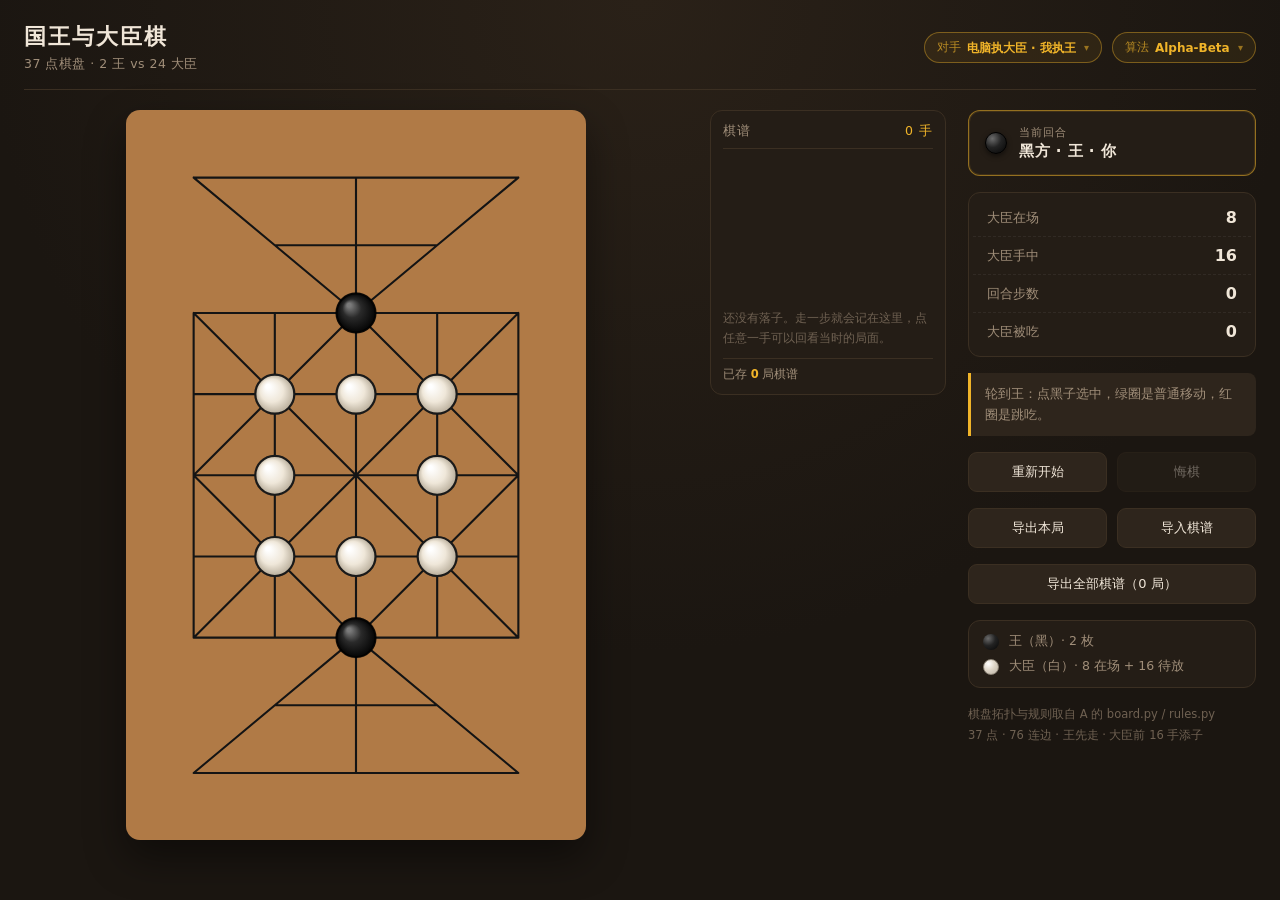
<file: templates/index.html>
<!DOCTYPE html>
<html lang="zh-CN">
<head>
<meta charset="UTF-8">
<meta name="viewport" content="width=device-width, initial-scale=1">
<title>国王与大臣棋 · 37 点</title>
<link rel="stylesheet" href="../static/css/style.css">
</head>
<body>
<div class="app">

  <header class="topbar">
    <div class="brand">
      <h1>国王与大臣棋</h1>
      <p>37 点棋盘 · 2 王 vs 24 大臣</p>
    </div>
    <div class="topbar-tags">
      <div class="rule-tag">
        <label for="mode-select">对手</label>
        <select id="mode-select">
          <option value="ai">电脑执大臣 · 我执王</option>
          <option value="ai-king">电脑执王 · 我执大臣</option>
          <option value="human">真人双人</option>
        </select>
      </div>
      <div class="rule-tag">
        <label for="engine-select">算法</label>
        <select id="engine-select">
          <option value="rule_based">Alpha-Beta</option>
          <option value="mcts">MCTS</option>
        </select>
      </div>
    </div>
  </header>

  <main class="layout">

    <section class="board-wrap">
      <canvas id="board"></canvas>

      <div class="overlay hidden" id="overlay">
        <div class="overlay-card">
          <div class="overlay-icon" id="over-icon">♔</div>
          <h2 id="over-title">对局结束</h2>
          <p id="over-desc"></p>
          <button class="btn primary" id="over-restart">再来一局</button>
        </div>
      </div>
    </section>

    <aside class="record-panel">
      <div class="record-head">
        <span>棋谱</span>
        <span class="record-count" id="record-count">0 手</span>
      </div>
      <button class="btn record-exit hidden" id="btn-replay-exit">← 回到当前</button>
      <ol class="record-list" id="record-list"></ol>
      <p class="record-empty" id="record-empty">
        还没有落子。走一步就会记在这里，点任意一手可以回看当时的局面。
      </p>
      <div class="record-foot">已存 <b id="archive-count">0</b> 局棋谱</div>
    </aside>

    <aside class="panel">

      <div class="turn-card" id="turn-card">
        <span class="turn-dot" id="turn-dot"></span>
        <div class="turn-body">
          <small>当前回合</small>
          <strong id="turn-text">白方 · 大臣</strong>
        </div>
      </div>

      <ul class="stats">
        <li>
          <span>大臣在场</span>
          <b id="stat-minister">8</b>
        </li>
        <li>
          <span>大臣手中</span>
          <b id="stat-hand">16</b>
        </li>
        <li>
          <span>回合步数</span>
          <b id="stat-ply">0</b>
        </li>
        <li>
          <span>大臣被吃</span>
          <b id="stat-eaten">0</b>
        </li>
      </ul>

      <p class="hint" id="hint">点击自己的棋子选中，再点发亮的相邻空位移动。</p>

      <div class="btns">
        <button class="btn" id="btn-restart">重新开始</button>
        <button class="btn" id="btn-undo">悔棋</button>
      </div>

      <div class="btns">
        <button class="btn" id="btn-export-sgf">导出本局</button>
        <button class="btn" id="btn-import-sgf">导入棋谱</button>
      </div>

      <button class="btn wide" id="btn-export-all">导出全部棋谱（0 局）</button>
      <input type="file" id="file-input" accept=".sgf,.txt,text/plain" hidden>

      <div class="legend">
        <div class="legend-row">
          <span class="piece king"></span>
          <span>王（黑）· 2 枚</span>
        </div>
        <div class="legend-row">
          <span class="piece minister"></span>
          <span>大臣（白）· 8 在场 + 16 待放</span>
        </div>
      </div>

      <p class="footnote">
        棋盘拓扑与规则取自 A 的 board.py / rules.py<br>
        37 点 · 76 连边 · 王先走 · 大臣前 16 手添子
      </p>

    </aside>

  </main>
</div>

<script src="../static/js/board_data.js"></script>
<script src="../static/js/rules_stub.js"></script>
<script src="../static/js/sgf.js"></script>
<script src="../static/js/api.js"></script>
<script src="../static/js/board.js"></script>
<script src="../static/js/game.js"></script>
</body>
</html>
</file>
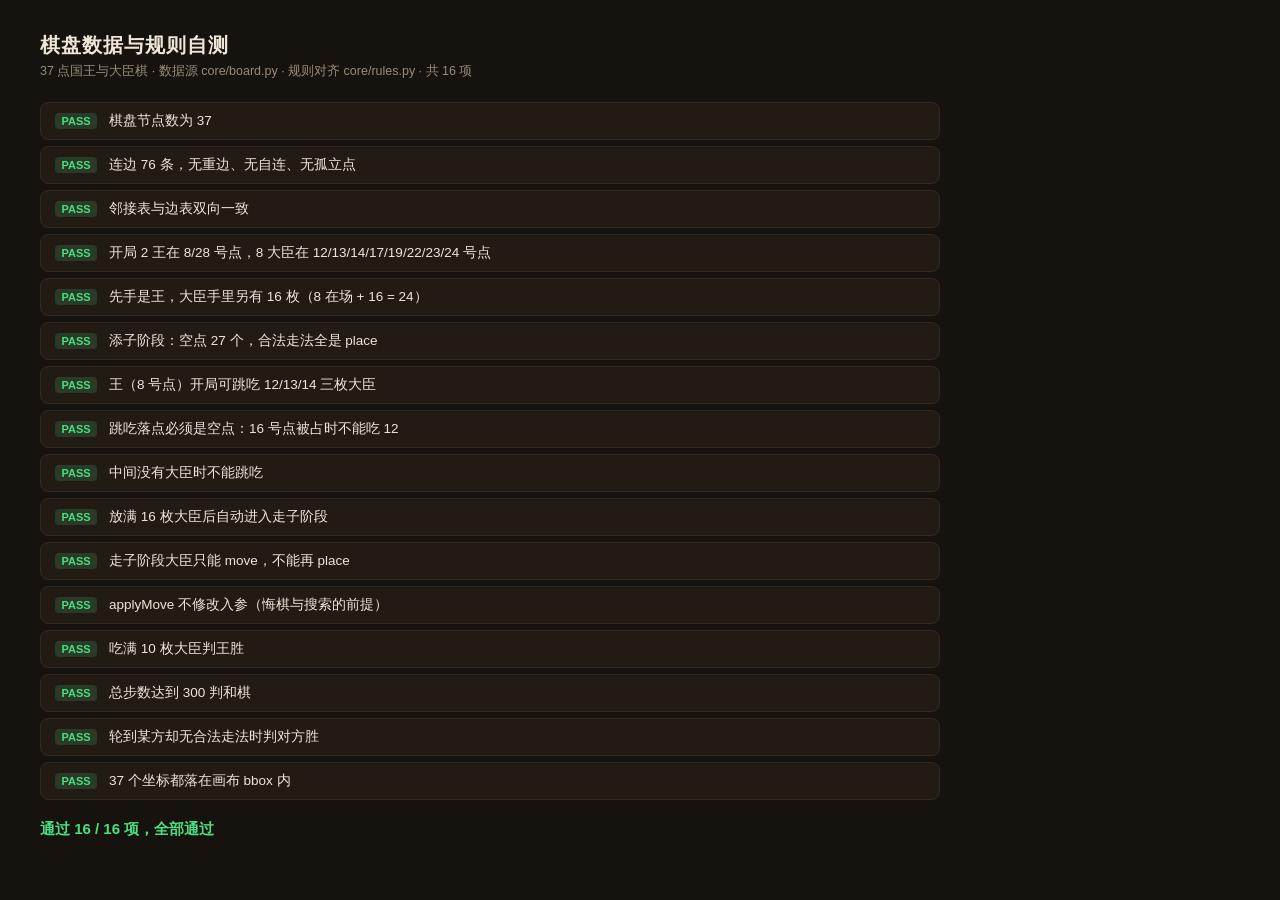
<file: templates/test.html>
<!DOCTYPE html>
<html lang="zh-CN">
<head>
<meta charset="UTF-8">
<title>棋盘数据与规则自测</title>
<style>
  body {
    margin: 0; padding: 32px 40px;
    background: #16120e; color: #efe6d8;
    font-family: "Microsoft YaHei", "Segoe UI", sans-serif;
  }
  h1 { font-size: 20px; margin: 0 0 4px; letter-spacing: 1px; }
  .sub { color: #9a8b77; font-size: 12.5px; margin: 0 0 22px; }
  ul { list-style: none; margin: 0; padding: 0; max-width: 900px; }
  li {
    display: flex; gap: 12px; align-items: baseline;
    padding: 9px 14px; border-radius: 8px; font-size: 13.5px;
    background: #221b14; margin-bottom: 6px; border: 1px solid #322820;
  }
  li .tag {
    flex: 0 0 42px; font-size: 11px; font-weight: 700; text-align: center;
    padding: 2px 0; border-radius: 4px;
  }
  li.ok .tag { background: rgba(74,222,128,.16); color: #4ade80; }
  li.no .tag { background: rgba(239,83,80,.16); color: #ef5350; }
  li .name { flex: 1 1 auto; }
  li .msg { color: #b08e6a; font-size: 12px; }
  .sum { margin-top: 20px; font-size: 15px; font-weight: 700; }
  .sum.ok { color: #4ade80; }
  .sum.no { color: #ef5350; }
</style>
</head>
<body>
<h1>棋盘数据与规则自测</h1>
<p class="sub">37 点国王与大臣棋 · 数据源 core/board.py · 规则对齐 core/rules.py · 共 16 项</p>
<ul id="out"></ul>
<div class="sum" id="sum"></div>

<script src="../static/js/board_data.js"></script>
<script src="../static/js/rules_stub.js"></script>
<script>
(function () {
  'use strict';

  const L = window.BOARD_LAYOUT;
  const R = window.RULES;
  const N = L.nodeCount;
  const out = document.getElementById('out');
  let pass = 0, fail = 0;

  const KING = R.KING, MIN = R.MIN, EMPTY = R.EMPTY;

  function eq(a, b) { return JSON.stringify(a) === JSON.stringify(b); }

  /* 造一个状态，默认开局 */
  function mk(o) {
    return Object.assign({
      board: L.initBoard.slice(),
      turn: L.firstPlayer,
      phase: 1,
      inHand: L.sheepInHand,
      captured: 0,
      ply: 0,
    }, o || {});
  }

  function test(name, fn) {
    const li = document.createElement('li');
    const tag = document.createElement('span');
    tag.className = 'tag';
    const nm = document.createElement('span');
    nm.className = 'name';
    nm.textContent = name;
    const msg = document.createElement('span');
    msg.className = 'msg';

    let ok = false;
    try {
      const r = fn();
      ok = r === true;
      if (!ok && typeof r === 'string') msg.textContent = r;
    } catch (e) {
      msg.textContent = '异常: ' + e.message;
    }

    li.className = ok ? 'ok' : 'no';
    tag.textContent = ok ? 'PASS' : 'FAIL';
    li.appendChild(tag);
    li.appendChild(nm);
    li.appendChild(msg);
    out.appendChild(li);

    ok ? pass++ : fail++;
  }

  /* 1 */
  test('棋盘节点数为 37', function () {
    if (L.nodeCount !== 37) return '实际 ' + L.nodeCount;
    if (L.nodes.length !== 37) return '坐标条数 ' + L.nodes.length;
    return true;
  });

  /* 2 */
  test('连边 76 条，无重边、无自连、无孤立点', function () {
    if (L.edges.length !== 76) return '实际 ' + L.edges.length;
    const seen = {};
    const deg = new Array(N).fill(0);
    for (let i = 0; i < L.edges.length; i++) {
      const a = L.edges[i][0], b = L.edges[i][1];
      if (a === b) return '自连边 ' + a;
      const k = Math.min(a, b) + '-' + Math.max(a, b);
      if (seen[k]) return '重复边 ' + k;
      seen[k] = 1;
      deg[a]++; deg[b]++;
    }
    for (let i = 0; i < N; i++) if (deg[i] === 0) return i + ' 号点是孤立点';
    return true;
  });

  /* 3 */
  test('邻接表与边表双向一致', function () {
    const edge = {};
    for (let i = 0; i < L.edges.length; i++) {
      edge[Math.min(L.edges[i][0], L.edges[i][1]) + '-' + Math.max(L.edges[i][0], L.edges[i][1])] = 1;
    }
    for (let i = 0; i < N; i++) {
      for (let a = 0; a < L.adj[i].length; a++) {
        const j = L.adj[i][a];
        const k = Math.min(i, j) + '-' + Math.max(i, j);
        if (!edge[k]) return '邻接表多出边 ' + k;
        if (L.adj[j].indexOf(i) < 0) return '边 ' + k + ' 不是双向的';
      }
    }
    return true;
  });

  /* 4 */
  test('开局 2 王在 8/28 号点，8 大臣在 12/13/14/17/19/22/23/24 号点', function () {
    const kings = [], mins = [];
    for (let i = 0; i < N; i++) {
      if (L.initBoard[i] === KING) kings.push(i);
      if (L.initBoard[i] === MIN) mins.push(i);
    }
    if (!eq(kings, [8, 28])) return '王在 ' + kings;
    if (!eq(mins, [12, 13, 14, 17, 19, 22, 23, 24])) return '大臣在 ' + mins;
    return true;
  });

  /* 5 */
  test('先手是王，大臣手里另有 16 枚（8 在场 + 16 = 24）', function () {
    if (L.firstPlayer !== KING) return '先手是 ' + L.firstPlayer;
    if (L.sheepInHand !== 16) return '手里 ' + L.sheepInHand;
    if (L.initBoard.filter(function (v) { return v === MIN; }).length + L.sheepInHand !== 24) return '总数不是 24';
    return true;
  });

  /* 6 */
  test('添子阶段：空点 27 个，合法走法全是 place', function () {
    const st = mk({ turn: MIN });
    const mv = R.legalMoves(st);
    if (mv.length !== 27) return '走法数 ' + mv.length;
    for (let i = 0; i < mv.length; i++) if (mv[i].kind !== 'place') return '混进了 ' + mv[i].kind;
    return true;
  });

  /* 7 */
  test('王（8 号点）开局可跳吃 12/13/14 三枚大臣', function () {
    const st = mk();
    const eats = R.movesOf(st, 8).filter(function (m) { return m.kind === 'eat'; });
    const got = eats.map(function (m) { return m.over; }).sort(function (a, b) { return a - b; });
    if (!eq(got, [12, 13, 14])) return '实际吃掉 ' + JSON.stringify(got);
    return true;
  });

  /* 8 */
  test('跳吃落点必须是空点：16 号点被占时不能吃 12', function () {
    const st = mk();
    st.board[16] = MIN;                 // (4,0) 被占
    const eats = R.movesOf(st, 8).filter(function (m) { return m.kind === 'eat'; });
    for (let i = 0; i < eats.length; i++) if (eats[i].over === 12) return '落点被占仍然允许吃';
    return true;
  });

  /* 9 */
  test('中间没有大臣时不能跳吃', function () {
    const st = mk();
    st.board[13] = EMPTY;               // (3,2) 清空
    const eats = R.movesOf(st, 8).filter(function (m) { return m.kind === 'eat'; });
    for (let i = 0; i < eats.length; i++) if (eats[i].over === 13) return '中间没子仍然允许跳过';
    return true;
  });

  /* 10 */
  test('放满 16 枚大臣后自动进入走子阶段', function () {
    let st = mk({ turn: MIN });
    for (let n = 0; n < 16; n++) {
      const place = R.legalMoves(st).filter(function (m) { return m.kind === 'place'; })[0];
      if (!place) return '第 ' + (n + 1) + ' 手找不到可放的点';
      st = Object.assign({}, st, R.applyMove(st, place));
      st.turn = MIN;                    // 强制大臣连放，模拟添子阶段
    }
    if (st.phase !== 2) return 'phase 仍是 ' + st.phase;
    if (st.inHand !== 0) return '手里还剩 ' + st.inHand;
    return true;
  });

  /* 11 */
  test('走子阶段大臣只能 move，不能再 place', function () {
    const st = mk({ turn: MIN, phase: 2, inHand: 0 });
    const mv = R.legalMoves(st);
    if (!mv.length) return '没有任何走法';
    for (let i = 0; i < mv.length; i++) if (mv[i].kind !== 'move') return '出现 ' + mv[i].kind;
    return true;
  });

  /* 12 */
  test('applyMove 不修改入参（悔棋与搜索的前提）', function () {
    const st = mk();
    const before = st.board.slice();
    const next = R.applyMove(st, { kind: 'eat', from: 8, over: 12, to: 16 });
    if (!eq(st.board, before)) return '入参棋盘被改写';
    if (next.board[12] !== EMPTY) return '被吃的大臣没清掉';
    if (next.board[8] !== EMPTY || next.board[16] !== KING) return '王没落到新位置';
    if (next.captured !== 1) return '吃子计数 ' + next.captured;
    return true;
  });

  /* 13 */
  test('吃满 10 枚大臣判王胜', function () {
    const r = R.checkEnd(mk({ captured: 10 }));
    if (!r) return '没有判定结束';
    if (r.winner !== KING) return '判给了 ' + r.winner;
    return true;
  });

  /* 14 */
  test('总步数达到 300 判和棋', function () {
    const r = R.checkEnd(mk({ ply: 300 }));
    if (!r) return '没有判定结束';
    if (r.winner !== 0) return '判给了 ' + r.winner;
    return true;
  });

  /* 15 */
  test('轮到某方却无合法走法时判对方胜', function () {
    // 王只有一个点、四周全被大臣堵死 —— 直接构造：把 8 号点的所有邻居填满
    const st = mk({ turn: KING, phase: 2, inHand: 0 });
    st.board = L.initBoard.slice();
    st.board[8] = KING;
    for (let a = 0; a < L.adj[8].length; a++) st.board[L.adj[8][a]] = MIN;
    // 其余位置也填满，确保王真的没地方走
    for (let i = 0; i < N; i++) if (st.board[i] === EMPTY) st.board[i] = MIN;
    const r = R.checkEnd(st);
    if (!r) return '没有判定结束';
    if (r.winner !== MIN) return '判给了 ' + r.winner;
    return true;
  });

  /* 16 */
  test('37 个坐标都落在画布 bbox 内', function () {
    const bb = L.bbox;
    for (let i = 0; i < L.nodes.length; i++) {
      const x = L.nodes[i][0], y = L.nodes[i][1];
      if (x < bb[0] || x > bb[2]) return i + ' 号点 x=' + x + ' 越界';
      if (y < bb[1] || y > bb[3]) return i + ' 号点 y=' + y + ' 越界';
    }
    return true;
  });

  const sum = document.getElementById('sum');
  sum.textContent = '通过 ' + pass + ' / ' + (pass + fail) + ' 项' + (fail ? '（' + fail + ' 项失败）' : '，全部通过');
  sum.className = 'sum ' + (fail ? 'no' : 'ok');
})();
</script>
</body>
</html>
</file>
<file: static/css/style.css>
/* 国王与大臣棋 · 界面样式（B 负责） */

:root {
  --bg: #1b1611;
  --panel: #241d16;
  --panel-2: #2e251c;
  --line: #3b2f22;
  --text: #f0e6d8;
  --text-dim: #a08e79;
  --board: #b07a46;
  --accent: #f0b429;
  --ok: #4ade80;
  --danger: #ef5350;
}

* { box-sizing: border-box; }

html, body {
  margin: 0;
  min-height: 100%;
  background: radial-gradient(circle at 50% 0%, #2a2118 0%, var(--bg) 60%);
  color: var(--text);
  font-family: "Microsoft YaHei", "PingFang SC", "Segoe UI", system-ui, sans-serif;
}

.app {
  max-width: 1290px;
  margin: 0 auto;
  padding: 22px 24px 40px;
}

/* ---------------------------------------------------------------- 顶栏 */
.topbar {
  display: flex;
  align-items: center;
  justify-content: space-between;
  gap: 16px;
  padding-bottom: 16px;
  border-bottom: 1px solid var(--line);
  margin-bottom: 20px;
}

.brand h1 {
  margin: 0;
  font-size: 22px;
  letter-spacing: 2px;
  font-weight: 700;
}

.brand p {
  margin: 4px 0 0;
  font-size: 12.5px;
  color: var(--text-dim);
  letter-spacing: 0.5px;
}

.topbar-tags {
  display: flex;
  align-items: center;
  justify-content: flex-end;
  flex-wrap: wrap;
  gap: 10px;
}

.rule-tag {
  font-size: 12px;
  color: var(--accent);
  border: 1px solid rgba(240, 180, 41, 0.4);
  background: rgba(240, 180, 41, 0.08);
  padding: 6px 12px;
  border-radius: 999px;
  white-space: nowrap;
  display: inline-flex;
  align-items: center;
  gap: 6px;
}

.rule-tag label {
  opacity: 0.7;
  cursor: pointer;
}

.rule-tag select {
  -webkit-appearance: none;
  appearance: none;
  border: 0;
  background: transparent;
  color: var(--accent);
  font: inherit;
  font-weight: 600;
  cursor: pointer;
  outline: none;
  padding-right: 2px;
}

.rule-tag select option {
  background: #1b1d24;
  color: #f0f4ff;
}

.rule-tag::after {
  content: '▾';
  font-size: 10px;
  opacity: 0.55;
}

/* ---------------------------------------------------------------- 布局 */
.layout {
  display: grid;
  grid-template-columns: minmax(0, 1fr) 236px 288px;
  gap: 22px;
  align-items: start;
}

/* ---------------------------------------------------------------- 棋盘 */
.board-wrap {
  position: relative;
  display: flex;
  justify-content: center;
  align-items: flex-start;
  line-height: 0;
}

/* 竖版 408×648 在宽容器里只占中间一条，圆角和阴影跟着画布走 */
#board {
  display: block;
  width: 100%;
  cursor: pointer;
  touch-action: manipulation;
  border-radius: 14px;
  box-shadow: 0 18px 40px rgba(0, 0, 0, 0.45);
}

/* 结束遮罩 */
.overlay {
  position: absolute;
  inset: 0;
  display: flex;
  align-items: center;
  justify-content: center;
  background: rgba(12, 9, 6, 0.72);
  backdrop-filter: blur(3px);
  line-height: 1.5;
  transition: opacity 0.22s ease;
}

.overlay.hidden {
  opacity: 0;
  pointer-events: none;
}

.overlay-card {
  text-align: center;
  background: var(--panel);
  border: 1px solid var(--line);
  border-radius: 14px;
  padding: 26px 34px;
  min-width: 260px;
}

.overlay-icon {
  font-size: 34px;
  line-height: 1;
  margin-bottom: 10px;
}

.overlay-card h2 {
  margin: 0 0 6px;
  font-size: 19px;
  letter-spacing: 1px;
}

.overlay-card p {
  margin: 0 0 18px;
  font-size: 13px;
  color: var(--text-dim);
}

/* ---------------------------------------------------------------- 侧栏 */
.panel {
  display: flex;
  flex-direction: column;
  gap: 16px;
}

.turn-card {
  display: flex;
  align-items: center;
  gap: 12px;
  padding: 14px 16px;
  background: var(--panel);
  border: 1px solid var(--line);
  border-radius: 12px;
  transition: border-color 0.2s ease, box-shadow 0.2s ease;
}

.turn-card.active-king {
  border-color: rgba(240, 180, 41, 0.55);
  box-shadow: 0 0 0 1px rgba(240, 180, 41, 0.12) inset;
}

.turn-dot {
  width: 22px;
  height: 22px;
  border-radius: 50%;
  flex: 0 0 auto;
  background: radial-gradient(circle at 32% 28%, #ffffff 0%, #ded6c8 45%, #b9b0a1 100%);
  border: 1px solid #8d8578;
  box-shadow: 0 2px 5px rgba(0, 0, 0, 0.5);
  transition: background 0.2s ease;
}

.turn-dot.king {
  background: radial-gradient(circle at 32% 28%, #6b6b6b 0%, #232323 45%, #050505 100%);
  border-color: #000;
}

.turn-body small {
  display: block;
  font-size: 11px;
  color: var(--text-dim);
  letter-spacing: 1px;
}

.turn-body strong {
  display: block;
  font-size: 15px;
  margin-top: 2px;
  letter-spacing: 0.5px;
}

.stats {
  list-style: none;
  margin: 0;
  padding: 6px 4px;
  background: var(--panel);
  border: 1px solid var(--line);
  border-radius: 12px;
}

.stats li {
  display: flex;
  align-items: center;
  justify-content: space-between;
  padding: 9px 14px;
  font-size: 13px;
  color: var(--text-dim);
}

.stats li + li {
  border-top: 1px dashed rgba(255, 255, 255, 0.06);
}

.stats b {
  font-size: 16px;
  color: var(--text);
  font-variant-numeric: tabular-nums;
}

.hint {
  margin: 0;
  padding: 11px 14px;
  font-size: 12.5px;
  line-height: 1.65;
  color: var(--text-dim);
  background: var(--panel-2);
  border-left: 3px solid var(--accent);
  border-radius: 0 8px 8px 0;
  min-height: 58px;
}

.hint.warn {
  color: #ffd28a;
  border-left-color: var(--danger);
}

.btns {
  display: grid;
  grid-template-columns: 1fr 1fr;
  gap: 10px;
}

.btn {
  font: inherit;
  font-size: 13px;
  padding: 10px 12px;
  color: var(--text);
  background: var(--panel-2);
  border: 1px solid var(--line);
  border-radius: 9px;
  cursor: pointer;
  transition: background 0.16s ease, border-color 0.16s ease, transform 0.08s ease;
}

.btn:hover {
  background: #3a2f23;
  border-color: #55452f;
}

.btn:active {
  transform: translateY(1px);
}

.btn.primary {
  background: rgba(240, 180, 41, 0.14);
  border-color: rgba(240, 180, 41, 0.5);
  color: #ffd98a;
}

.btn:disabled {
  opacity: 0.4;
  cursor: not-allowed;
}

.btn.wide {
  width: 100%;
}

/* ---------------------------------------------------------------- 棋谱栏 */
.record-panel {
  display: flex;
  flex-direction: column;
  gap: 10px;
  padding: 12px;
  background: var(--panel);
  border: 1px solid var(--line);
  border-radius: 12px;
  position: sticky;
  top: 16px;
  max-height: calc(100vh - 32px);
}

.record-head {
  display: flex;
  align-items: center;
  justify-content: space-between;
  padding-bottom: 8px;
  border-bottom: 1px solid var(--line);
  font-size: 12.5px;
  letter-spacing: 1px;
  color: var(--text-dim);
}

.record-count {
  color: var(--accent);
  font-variant-numeric: tabular-nums;
}

.record-list {
  list-style: none;
  margin: 0;
  padding: 0;
  flex: 1 1 auto;
  min-height: 140px;
  overflow-y: auto;
  display: flex;
  flex-direction: column;
  gap: 2px;
}

.record-item {
  display: grid;
  grid-template-columns: 24px 20px 1fr;
  align-items: center;
  gap: 6px;
  padding: 5px 7px;
  border: 1px solid transparent;
  border-radius: 7px;
  font-size: 12px;
  cursor: pointer;
}

.record-item:hover {
  background: var(--panel-2);
}

.record-item.active {
  background: rgba(240, 180, 41, 0.14);
  border-color: rgba(240, 180, 41, 0.45);
}

.record-item b {
  font-weight: 500;
  text-align: right;
  color: var(--text-dim);
  font-variant-numeric: tabular-nums;
}

.rec-side {
  display: inline-flex;
  align-items: center;
  justify-content: center;
  width: 18px;
  height: 18px;
  border-radius: 50%;
  font-size: 10.5px;
  font-weight: 600;
}

.rec-side.king {
  background: #151515;
  color: #f0e6d8;
  border: 1px solid #000;
}

.rec-side.min {
  background: #e8e1d4;
  color: #2a2118;
  border: 1px solid #8d8578;
}

.rec-move {
  color: var(--text);
  font-variant-numeric: tabular-nums;
  white-space: nowrap;
  overflow: hidden;
  text-overflow: ellipsis;
}

.record-empty {
  margin: 0;
  font-size: 11.5px;
  line-height: 1.7;
  color: #6f6152;
}

.record-foot {
  padding-top: 8px;
  border-top: 1px solid var(--line);
  font-size: 11.5px;
  color: var(--text-dim);
}

.record-foot b {
  color: var(--accent);
}

.record-exit {
  width: 100%;
  padding: 7px 10px;
  font-size: 12px;
}

.record-exit.hidden {
  display: none;
}

.legend {
  display: flex;
  flex-direction: column;
  gap: 8px;
  padding: 12px 14px;
  background: var(--panel);
  border: 1px solid var(--line);
  border-radius: 12px;
  font-size: 12.5px;
  color: var(--text-dim);
}

.legend-row {
  display: flex;
  align-items: center;
  gap: 10px;
}

.piece {
  width: 16px;
  height: 16px;
  border-radius: 50%;
  flex: 0 0 auto;
}

.piece.king {
  background: radial-gradient(circle at 32% 28%, #6b6b6b 0%, #232323 45%, #050505 100%);
}

.piece.minister {
  background: radial-gradient(circle at 32% 28%, #ffffff 0%, #ded6c8 45%, #b9b0a1 100%);
  border: 1px solid #8d8578;
}

.footnote {
  margin: 0;
  font-size: 11.5px;
  line-height: 1.8;
  color: #6f6152;
}

/* ---------------------------------------------------------------- 响应式 */
@media (max-width: 1120px) {
  .layout {
    grid-template-columns: minmax(0, 1fr) 288px;
  }

  .record-panel {
    grid-column: 1 / -1;
    order: 3;
    position: static;
    max-height: 280px;
  }
}

@media (max-width: 860px) {
  .layout {
    grid-template-columns: 1fr;
  }

  .panel {
    order: -1;
  }

  .record-panel {
    order: 3;
    max-height: none;
  }

  .app {
    padding: 16px 14px 30px;
  }
}
</file>
